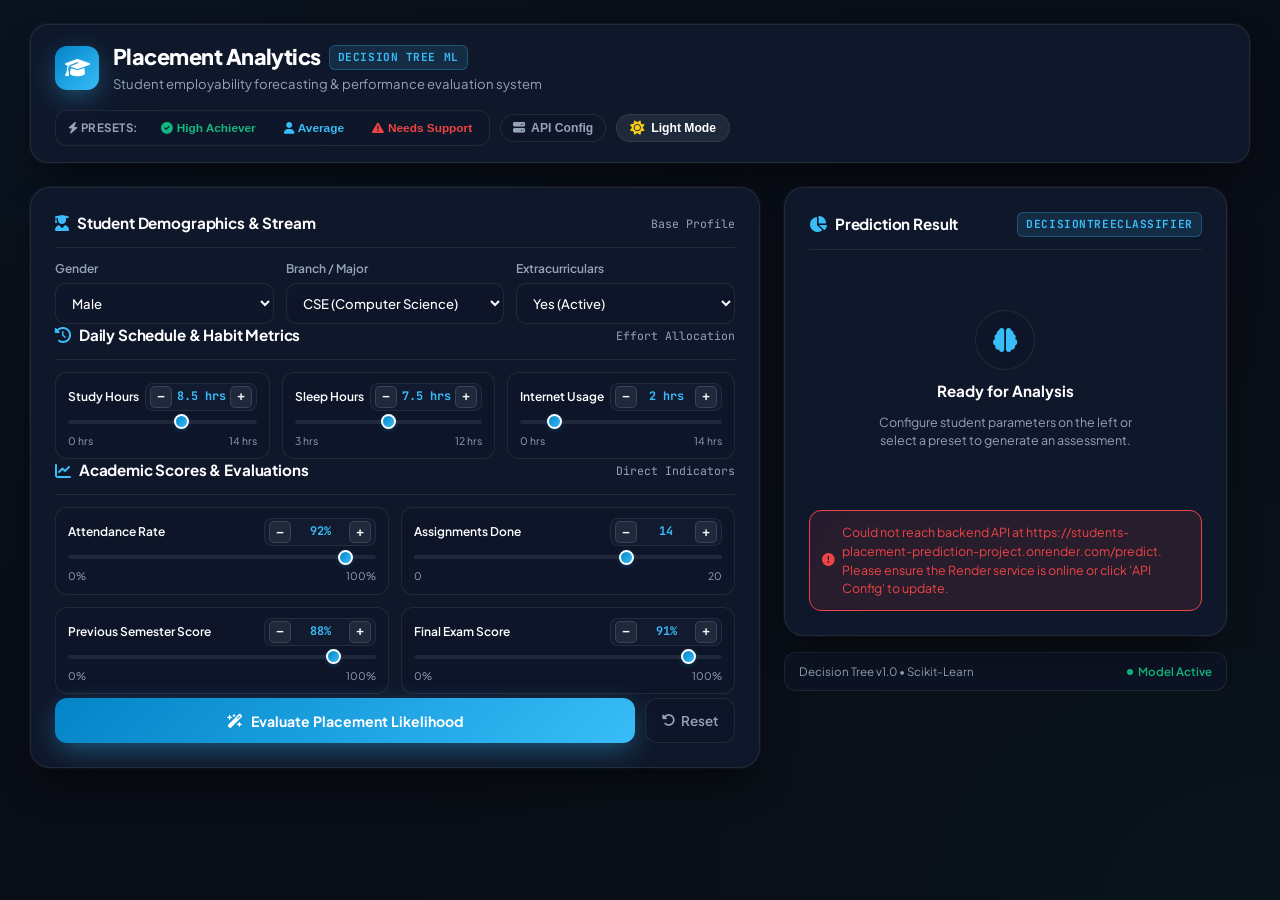
<file: frontend/index.html>
<!DOCTYPE html>
<html lang="en" data-theme="dark">
<head>
  <meta charset="UTF-8" />
  <meta name="viewport" content="width=device-width, initial-scale=1.0" />
  <title>Student Placement Predictor | Enterprise Decision Tree</title>
  
  <!-- Google Fonts: Plus Jakarta Sans & JetBrains Mono -->
  <link rel="preconnect" href="https://fonts.googleapis.com">
  <link rel="preconnect" href="https://fonts.gstatic.com" crossorigin>
  <link href="https://fonts.googleapis.com/css2?family=JetBrains+Mono:wght@500;700&family=Plus+Jakarta+Sans:wght@400;500;600;700;800&display=swap" rel="stylesheet">
  
  <!-- FontAwesome 6 Icons -->
  <link rel="stylesheet" href="https://cdnjs.cloudflare.com/ajax/libs/font-awesome/6.5.1/css/all.min.css" />
  
  <!-- Stylesheet -->
  <link rel="stylesheet" href="./style.css" />
</head>
<body>

  <div class="app-wrapper">
    
    <!-- Top Header Navigation -->
    <header class="navbar">
      <div class="brand-wrapper">
        <div class="brand-badge-icon">
          <i class="fa-solid fa-graduation-cap"></i>
        </div>
        <div class="brand-details">
          <h1>
            Placement Analytics
            <span class="model-pill">Decision Tree ML</span>
          </h1>
          <p>Student employability forecasting & performance evaluation system</p>
        </div>
      </div>

      <div class="navbar-controls">
        <!-- Preset Profiles Strip -->
        <div class="preset-strip">
          <span class="preset-title"><i class="fa-solid fa-bolt"></i> Presets:</span>
          <button type="button" onclick="loadPreset('star')" class="preset-chip star">
            <i class="fa-solid fa-circle-check"></i> High Achiever
          </button>
          <button type="button" onclick="loadPreset('average')" class="preset-chip avg">
            <i class="fa-solid fa-user"></i> Average
          </button>
          <button type="button" onclick="loadPreset('risk')" class="preset-chip risk">
            <i class="fa-solid fa-triangle-exclamation"></i> Needs Support
          </button>
        </div>

        <!-- API Config Button -->
        <button type="button" id="apiConfigBtn" class="api-config-btn" title="Configure Backend API URL">
          <i class="fa-solid fa-server"></i>
          <span>API Config</span>
        </button>

        <!-- Light / Dark Mode Toggle Button -->
        <button type="button" id="themeToggleBtn" class="theme-switch-btn" aria-label="Toggle Theme">
          <i class="fa-solid fa-sun"></i>
          <span>Light Mode</span>
        </button>
      </div>
    </header>

    <!-- Main Dashboard Grid -->
    <main class="dashboard-grid">
      
      <!-- Left Panel: Input Configuration -->
      <section class="card-panel">
        <form id="predictionForm">
          
          <!-- Section 1: Demographics & Branch -->
          <div class="form-fieldset">
            <div class="card-header-bar">
              <div class="panel-title">
                <i class="fa-solid fa-user-graduate"></i>
                <span>Student Demographics & Stream</span>
              </div>
              <span class="panel-subtitle">Base Profile</span>
            </div>

            <div class="form-row-3">
              <!-- Gender -->
              <div class="field-group">
                <label for="gender" class="field-label">Gender</label>
                <select id="gender" name="gender" class="custom-select" required>
                  <option value="Male">Male</option>
                  <option value="Female">Female</option>
                </select>
              </div>

              <!-- Branch -->
              <div class="field-group">
                <label for="branch" class="field-label">Branch / Major</label>
                <select id="branch" name="branch" class="custom-select" required>
                  <option value="CSE">CSE (Computer Science)</option>
                  <option value="IT">IT (Information Tech)</option>
                  <option value="ECE">ECE (Electronics)</option>
                  <option value="MECHANICAL">Mechanical (ME)</option>
                  <option value="CIVIL">Civil (CE)</option>
                  <option value="COMMERCE">Commerce</option>
                </select>
              </div>

              <!-- Extracurricular Activities -->
              <div class="field-group">
                <label for="extracurricular" class="field-label">Extracurriculars</label>
                <select id="extracurricular" name="extracurricular" class="custom-select" required>
                  <option value="Yes">Yes (Active)</option>
                  <option value="No">No</option>
                </select>
              </div>
            </div>
          </div>

          <!-- Section 2: Study Habits & Routine -->
          <div class="form-fieldset">
            <div class="card-header-bar">
              <div class="panel-title">
                <i class="fa-solid fa-clock-rotate-left"></i>
                <span>Daily Schedule & Habit Metrics</span>
              </div>
              <span class="panel-subtitle">Effort Allocation</span>
            </div>

            <div class="form-row-3">
              <!-- Study Hours -->
              <div class="stepper-card">
                <div class="stepper-header">
                  <span class="stepper-label">Study Hours</span>
                  <div class="stepper-controls">
                    <button type="button" class="stepper-action-btn" onclick="stepValue('study_hours', -0.5)" title="Decrease Study Hours" aria-label="Decrease Study Hours">−</button>
                    <span id="study_hours_badge" class="stepper-numeric-badge">8.5 hrs</span>
                    <button type="button" class="stepper-action-btn" onclick="stepValue('study_hours', 0.5)" title="Increase Study Hours" aria-label="Increase Study Hours">+</button>
                  </div>
                </div>
                <input type="range" id="study_hours" min="0" max="14" step="0.5" value="8.5" />
                <div class="range-minmax">
                  <span>0 hrs</span>
                  <span>14 hrs</span>
                </div>
              </div>

              <!-- Sleep Hours -->
              <div class="stepper-card">
                <div class="stepper-header">
                  <span class="stepper-label">Sleep Hours</span>
                  <div class="stepper-controls">
                    <button type="button" class="stepper-action-btn" onclick="stepValue('sleep_hours', -0.5)" title="Decrease Sleep Hours" aria-label="Decrease Sleep Hours">−</button>
                    <span id="sleep_hours_badge" class="stepper-numeric-badge">7.5 hrs</span>
                    <button type="button" class="stepper-action-btn" onclick="stepValue('sleep_hours', 0.5)" title="Increase Sleep Hours" aria-label="Increase Sleep Hours">+</button>
                  </div>
                </div>
                <input type="range" id="sleep_hours" min="3" max="12" step="0.5" value="7.5" />
                <div class="range-minmax">
                  <span>3 hrs</span>
                  <span>12 hrs</span>
                </div>
              </div>

              <!-- Internet Usage -->
              <div class="stepper-card">
                <div class="stepper-header">
                  <span class="stepper-label">Internet Usage</span>
                  <div class="stepper-controls">
                    <button type="button" class="stepper-action-btn" onclick="stepValue('internet_usage', -0.5)" title="Decrease Internet Usage" aria-label="Decrease Internet Usage">−</button>
                    <span id="internet_usage_badge" class="stepper-numeric-badge">2.0 hrs</span>
                    <button type="button" class="stepper-action-btn" onclick="stepValue('internet_usage', 0.5)" title="Increase Internet Usage" aria-label="Increase Internet Usage">+</button>
                  </div>
                </div>
                <input type="range" id="internet_usage" min="0" max="14" step="0.5" value="2.0" />
                <div class="range-minmax">
                  <span>0 hrs</span>
                  <span>14 hrs</span>
                </div>
              </div>
            </div>
          </div>

          <!-- Section 3: Academic Performance -->
          <div class="form-fieldset">
            <div class="card-header-bar">
              <div class="panel-title">
                <i class="fa-solid fa-chart-line"></i>
                <span>Academic Scores & Evaluations</span>
              </div>
              <span class="panel-subtitle">Direct Indicators</span>
            </div>

            <div class="form-row-2">
              <!-- Attendance -->
              <div class="stepper-card">
                <div class="stepper-header">
                  <span class="stepper-label">Attendance Rate</span>
                  <div class="stepper-controls">
                    <button type="button" class="stepper-action-btn" onclick="stepValue('attendance', -1)" title="Decrease Attendance" aria-label="Decrease Attendance">−</button>
                    <span id="attendance_badge" class="stepper-numeric-badge">92%</span>
                    <button type="button" class="stepper-action-btn" onclick="stepValue('attendance', 1)" title="Increase Attendance" aria-label="Increase Attendance">+</button>
                  </div>
                </div>
                <input type="range" id="attendance" min="0" max="100" step="1" value="92" />
                <div class="range-minmax">
                  <span>0%</span>
                  <span>100%</span>
                </div>
              </div>

              <!-- Assignments Completed -->
              <div class="stepper-card">
                <div class="stepper-header">
                  <span class="stepper-label">Assignments Done</span>
                  <div class="stepper-controls">
                    <button type="button" class="stepper-action-btn" onclick="stepValue('assignments_completed', -1)" title="Decrease Assignments" aria-label="Decrease Assignments">−</button>
                    <span id="assignments_completed_badge" class="stepper-numeric-badge">14</span>
                    <button type="button" class="stepper-action-btn" onclick="stepValue('assignments_completed', 1)" title="Increase Assignments" aria-label="Increase Assignments">+</button>
                  </div>
                </div>
                <input type="range" id="assignments_completed" min="0" max="20" step="1" value="14" />
                <div class="range-minmax">
                  <span>0</span>
                  <span>20</span>
                </div>
              </div>

              <!-- Previous Score -->
              <div class="stepper-card">
                <div class="stepper-header">
                  <span class="stepper-label">Previous Semester Score</span>
                  <div class="stepper-controls">
                    <button type="button" class="stepper-action-btn" onclick="stepValue('previous_score', -1)" title="Decrease Previous Score" aria-label="Decrease Previous Score">−</button>
                    <span id="previous_score_badge" class="stepper-numeric-badge">88%</span>
                    <button type="button" class="stepper-action-btn" onclick="stepValue('previous_score', 1)" title="Increase Previous Score" aria-label="Increase Previous Score">+</button>
                  </div>
                </div>
                <input type="range" id="previous_score" min="0" max="100" step="0.5" value="88" />
                <div class="range-minmax">
                  <span>0%</span>
                  <span>100%</span>
                </div>
              </div>

              <!-- Final Exam Score -->
              <div class="stepper-card">
                <div class="stepper-header">
                  <span class="stepper-label">Final Exam Score</span>
                  <div class="stepper-controls">
                    <button type="button" class="stepper-action-btn" onclick="stepValue('exam_score', -1)" title="Decrease Final Score" aria-label="Decrease Final Score">−</button>
                    <span id="exam_score_badge" class="stepper-numeric-badge">91%</span>
                    <button type="button" class="stepper-action-btn" onclick="stepValue('exam_score', 1)" title="Increase Final Score" aria-label="Increase Final Score">+</button>
                  </div>
                </div>
                <input type="range" id="exam_score" min="0" max="100" step="0.5" value="91" />
                <div class="range-minmax">
                  <span>0%</span>
                  <span>100%</span>
                </div>
              </div>
            </div>
          </div>

          <!-- Action Buttons -->
          <div class="action-strip">
            <button type="submit" id="submitBtn" class="btn-accent-cta">
              <i class="fa-solid fa-wand-magic-sparkles"></i>
              <span>Evaluate Placement Likelihood</span>
            </button>
            <button type="button" onclick="resetForm()" class="btn-neutral-reset">
              <i class="fa-solid fa-rotate-left"></i>
              <span>Reset</span>
            </button>
          </div>

        </form>
      </section>

      <!-- Right Panel: Prediction Results & Insights -->
      <section class="result-column">
        
        <div class="card-panel">
          <!-- Card Header -->
          <div class="card-header-bar">
            <div class="panel-title">
              <i class="fa-solid fa-chart-pie"></i>
              <span>Prediction Result</span>
            </div>
            <span class="model-pill">DecisionTreeClassifier</span>
          </div>

          <!-- State 1: Placeholder -->
          <div id="emptyState" class="state-placeholder hidden">
            <div class="placeholder-icon">
              <i class="fa-solid fa-brain"></i>
            </div>
            <h3>Ready for Analysis</h3>
            <p>Configure student parameters on the left or select a preset to generate an assessment.</p>
          </div>

          <!-- State 2: Evaluating Loader -->
          <div id="loadingState" class="state-evaluating hidden">
            <div class="loader-ring"></div>
            <p>Evaluating feature thresholds...</p>
          </div>

          <!-- State 3: Active Result Display -->
          <div id="resultDisplay" class="outcome-wrapper">
            
            <!-- Result Banner (Placed / Not Placed) -->
            <div id="outcomeBanner" class="outcome-status-card placed">
              <div id="outcomeIcon" class="outcome-icon-circle">
                <i class="fa-solid fa-check"></i>
              </div>
              <span id="outcomePill" class="outcome-subtext">High Potential Forecast</span>
              <h2 id="outcomeTitle" class="outcome-heading">Placed</h2>
              <p id="outcomeDesc" class="outcome-summary">
                Student metrics meet required placement benchmarks with consistent habits.
              </p>
            </div>

            <!-- Probability Meter -->
            <div class="probability-meter-card">
              <div class="meter-header">
                <span>Placement Likelihood</span>
                <span id="probabilityValue" class="meter-percentage">92.5%</span>
              </div>
              <div class="meter-track">
                <div id="probabilityFill" class="meter-bar placed" style="width: 92.5%;"></div>
              </div>
            </div>

            <!-- Actionable Feedback Insights -->
            <div class="insights-card">
              <div class="insights-title">
                <i class="fa-solid fa-lightbulb"></i>
                <span>Key Feedback & Action Items</span>
              </div>
              <ul id="insightsList" class="insights-items">
                <!-- Injected via JavaScript -->
              </ul>
            </div>

          </div>

          <!-- Error Alert Banner -->
          <div id="errorBanner" class="alert-error hidden">
            <i class="fa-solid fa-circle-exclamation"></i>
            <span id="errorMessage">Unable to communicate with the prediction model.</span>
          </div>

        </div>

        <!-- System Status Bar -->
        <div class="system-meta-bar">
          <span>Decision Tree v1.0 &bull; Scikit-Learn</span>
          <div class="live-indicator">
            <span class="pulse-dot"></span>
            <span>Model Active</span>
          </div>
        </div>

      </section>

    </main>

  </div>

  <!-- JavaScript Controller -->
  <script src="./script.js"></script>
</body>
</html>
</file>
<file: frontend/style.css>
/* ==========================================================================
   Student Placement Prediction - Standalone Vercel Frontend Stylesheet
   UI Architecture: 60-30-10 Color Harmony Rule
   60% Neutral Canvas | 30% Structural Slate | 10% Vibrant Electric Accent
   ========================================================================== */

/* ---------------- CSS Variables & Theme Definitions ---------------- */
:root {
  --bg-60-base: #f8fafc;
  --bg-60-subtle: #f1f5f9;
  --card-60-surface: #ffffff;
  --card-60-glass: rgba(255, 255, 255, 0.9);
  
  --struct-30-text-title: #0f172a;
  --struct-30-text-body: #334155;
  --struct-30-text-muted: #64748b;
  --struct-30-border: #e2e8f0;
  --struct-30-border-subtle: #f1f5f9;
  --struct-30-field-bg: #f8fafc;
  --struct-30-card-shadow: 0 10px 30px -10px rgba(15, 23, 42, 0.08), 0 4px 6px -2px rgba(15, 23, 42, 0.02);
  --struct-30-btn-bg: #ffffff;
  --struct-30-btn-border: #cbd5e1;
  --struct-30-btn-text: #1e293b;
  
  --accent-10-primary: #0284c7;
  --accent-10-primary-hover: #0369a1;
  --accent-10-gradient: linear-gradient(135deg, #0284c7 0%, #0ea5e9 100%);
  --accent-10-glow: 0 8px 24px -4px rgba(2, 132, 199, 0.35);
  --accent-10-badge-bg: rgba(2, 132, 199, 0.08);
  --accent-10-badge-border: rgba(2, 132, 199, 0.2);
  --accent-10-badge-text: #0284c7;
  --accent-10-focus-ring: 0 0 0 3px rgba(14, 165, 233, 0.2);

  --status-placed-bg: rgba(16, 185, 129, 0.08);
  --status-placed-border: #10b981;
  --status-placed-text: #065f46;
  --status-placed-badge: #10b981;

  --status-risk-bg: rgba(239, 68, 68, 0.08);
  --status-risk-border: #ef4444;
  --status-risk-text: #991b1b;
  --status-risk-badge: #ef4444;

  --toggle-bg: #e2e8f0;
  --toggle-icon: #f59e0b;
}

[data-theme="dark"] {
  --bg-60-base: #090d16;
  --bg-60-subtle: #0e1626;
  --card-60-surface: #111a2e;
  --card-60-glass: rgba(17, 26, 46, 0.85);
  
  --struct-30-text-title: #ffffff;
  --struct-30-text-body: #e2e8f0;
  --struct-30-text-muted: #94a3b8;
  --struct-30-border: rgba(255, 255, 255, 0.08);
  --struct-30-border-subtle: rgba(255, 255, 255, 0.04);
  --struct-30-field-bg: rgba(15, 23, 42, 0.6);
  --struct-30-card-shadow: 0 20px 40px -15px rgba(0, 0, 0, 0.7), 0 0 1px 1px rgba(255, 255, 255, 0.05);
  --struct-30-btn-bg: #1e293b;
  --struct-30-btn-border: rgba(255, 255, 255, 0.12);
  --struct-30-btn-text: #f8fafc;
  
  --accent-10-primary: #38bdf8;
  --accent-10-primary-hover: #0ea5e9;
  --accent-10-gradient: linear-gradient(135deg, #0284c7 0%, #38bdf8 100%);
  --accent-10-glow: 0 8px 28px -4px rgba(56, 189, 248, 0.45);
  --accent-10-badge-bg: rgba(56, 189, 248, 0.12);
  --accent-10-badge-border: rgba(56, 189, 248, 0.28);
  --accent-10-badge-text: #38bdf8;
  --accent-10-focus-ring: 0 0 0 3px rgba(56, 189, 248, 0.25);

  --status-placed-bg: rgba(16, 185, 129, 0.15);
  --status-placed-border: #34d399;
  --status-placed-text: #6ee7b7;
  --status-placed-badge: #10b981;

  --status-risk-bg: rgba(239, 68, 68, 0.15);
  --status-risk-border: #f87171;
  --status-risk-text: #fca5a5;
  --status-risk-badge: #ef4444;

  --toggle-bg: #1e293b;
  --toggle-icon: #facc15;
}

* {
  box-sizing: border-box;
  margin: 0;
  padding: 0;
  transition: background-color 0.25s ease, border-color 0.25s ease, color 0.25s ease, box-shadow 0.25s ease;
}

body {
  font-family: 'Plus Jakarta Sans', -apple-system, BlinkMacSystemFont, 'Segoe UI', Roboto, sans-serif;
  background-color: var(--bg-60-base);
  background-image: 
    radial-gradient(at 0% 0%, rgba(2, 132, 199, 0.05) 0px, transparent 50%),
    radial-gradient(at 100% 100%, rgba(16, 185, 129, 0.04) 0px, transparent 50%);
  background-attachment: fixed;
  color: var(--struct-30-text-body);
  min-height: 100vh;
  line-height: 1.5;
  padding: 24px 16px;
  display: flex;
  justify-content: center;
}

.app-wrapper {
  width: 100%;
  max-width: 1220px;
  display: flex;
  flex-direction: column;
  gap: 24px;
}

.navbar {
  background: var(--card-60-glass);
  backdrop-filter: blur(16px);
  -webkit-backdrop-filter: blur(16px);
  border: 1px solid var(--struct-30-border);
  border-radius: 18px;
  padding: 16px 24px;
  display: flex;
  justify-content: space-between;
  align-items: center;
  box-shadow: var(--struct-30-card-shadow);
  flex-wrap: wrap;
  gap: 16px;
}

.brand-wrapper {
  display: flex;
  align-items: center;
  gap: 14px;
}

.brand-badge-icon {
  width: 44px;
  height: 44px;
  border-radius: 12px;
  background: var(--accent-10-gradient);
  display: flex;
  align-items: center;
  justify-content: center;
  color: #ffffff;
  font-size: 20px;
  box-shadow: var(--accent-10-glow);
  flex-shrink: 0;
}

.brand-details h1 {
  font-size: 1.35rem;
  font-weight: 800;
  color: var(--struct-30-text-title);
  letter-spacing: -0.025em;
  display: flex;
  align-items: center;
  gap: 8px;
  flex-wrap: wrap;
}

.model-pill {
  font-size: 0.7rem;
  font-weight: 700;
  text-transform: uppercase;
  letter-spacing: 0.05em;
  padding: 3px 8px;
  border-radius: 6px;
  background: var(--accent-10-badge-bg);
  color: var(--accent-10-badge-text);
  border: 1px solid var(--accent-10-badge-border);
  font-family: 'JetBrains Mono', monospace;
}

.brand-details p {
  font-size: 0.82rem;
  color: var(--struct-30-text-muted);
  margin-top: 1px;
}

.navbar-controls {
  display: flex;
  align-items: center;
  gap: 10px;
  flex-wrap: wrap;
}

.preset-strip {
  display: flex;
  align-items: center;
  gap: 6px;
  background: var(--struct-30-field-bg);
  border: 1px solid var(--struct-30-border);
  padding: 4px 6px;
  border-radius: 12px;
}

.preset-title {
  font-size: 0.72rem;
  font-weight: 700;
  color: var(--struct-30-text-muted);
  padding: 0 6px;
  text-transform: uppercase;
  letter-spacing: 0.04em;
}

.preset-chip {
  background: transparent;
  border: 1px solid transparent;
  padding: 5px 10px;
  border-radius: 8px;
  font-size: 0.74rem;
  font-weight: 600;
  cursor: pointer;
  color: var(--struct-30-text-body);
  transition: all 0.2s ease;
  display: flex;
  align-items: center;
  gap: 4px;
}

.preset-chip:hover {
  background: var(--card-60-surface);
  border-color: var(--struct-30-border);
  color: var(--struct-30-text-title);
  transform: translateY(-1px);
}

.preset-chip.star { color: #10b981; }
.preset-chip.avg { color: var(--accent-10-primary); }
.preset-chip.risk { color: #ef4444; }

.api-config-btn {
  background: var(--struct-30-field-bg);
  border: 1px solid var(--struct-30-border);
  border-radius: 20px;
  padding: 6px 12px;
  display: flex;
  align-items: center;
  gap: 6px;
  cursor: pointer;
  font-size: 0.76rem;
  font-weight: 600;
  color: var(--struct-30-text-muted);
  transition: all 0.2s ease;
}

.api-config-btn:hover {
  color: var(--accent-10-primary);
  border-color: var(--accent-10-badge-border);
}

.theme-switch-btn {
  background: var(--toggle-bg);
  border: 1px solid var(--struct-30-border);
  border-radius: 20px;
  padding: 6px 13px;
  display: flex;
  align-items: center;
  gap: 7px;
  cursor: pointer;
  font-size: 0.76rem;
  font-weight: 700;
  color: var(--struct-30-text-title);
  transition: all 0.2s ease;
}

.theme-switch-btn:hover {
  transform: translateY(-1px);
}

.theme-switch-btn i {
  color: var(--toggle-icon);
  font-size: 0.9rem;
}

.dashboard-grid {
  display: grid;
  grid-template-columns: 1.3fr 0.95fr;
  gap: 24px;
}

@media (max-width: 980px) {
  .dashboard-grid {
    grid-template-columns: 1fr;
  }
}

.card-panel {
  background: var(--card-60-glass);
  backdrop-filter: blur(16px);
  -webkit-backdrop-filter: blur(16px);
  border: 1px solid var(--struct-30-border);
  border-radius: 20px;
  padding: 24px;
  box-shadow: var(--struct-30-card-shadow);
  display: flex;
  flex-direction: column;
  gap: 20px;
}

.card-header-bar {
  display: flex;
  justify-content: space-between;
  align-items: center;
  border-bottom: 1px solid var(--struct-30-border);
  padding-bottom: 12px;
}

.panel-title {
  display: flex;
  align-items: center;
  gap: 8px;
  font-size: 0.95rem;
  font-weight: 700;
  color: var(--struct-30-text-title);
  letter-spacing: -0.01em;
}

.panel-title i {
  color: var(--accent-10-primary);
  font-size: 1rem;
}

.panel-subtitle {
  font-size: 0.72rem;
  font-family: 'JetBrains Mono', monospace;
  color: var(--struct-30-text-muted);
}

.form-fieldset {
  display: flex;
  flex-direction: column;
  gap: 12px;
}

.form-row-3 {
  display: grid;
  grid-template-columns: repeat(3, 1fr);
  gap: 12px;
}

.form-row-2 {
  display: grid;
  grid-template-columns: repeat(2, 1fr);
  gap: 12px;
}

@media (max-width: 640px) {
  .form-row-3, .form-row-2 {
    grid-template-columns: 1fr;
  }
}

.field-group {
  display: flex;
  flex-direction: column;
  gap: 5px;
}

.field-label {
  font-size: 0.75rem;
  font-weight: 600;
  color: var(--struct-30-text-muted);
}

.custom-select {
  background: var(--struct-30-field-bg);
  border: 1px solid var(--struct-30-border);
  color: var(--struct-30-text-title);
  padding: 10px 12px;
  border-radius: 10px;
  font-size: 0.82rem;
  font-family: inherit;
  font-weight: 500;
  cursor: pointer;
  width: 100%;
  transition: all 0.2s ease;
}

.custom-select:focus {
  border-color: var(--accent-10-primary);
  box-shadow: var(--accent-10-focus-ring);
  outline: none;
}

.stepper-card {
  background: var(--struct-30-field-bg);
  border: 1px solid var(--struct-30-border);
  padding: 10px 12px;
  border-radius: 12px;
  display: flex;
  flex-direction: column;
  gap: 6px;
  transition: border-color 0.2s ease;
}

.stepper-card:hover {
  border-color: var(--accent-10-badge-border);
}

.stepper-header {
  display: flex;
  justify-content: space-between;
  align-items: center;
  gap: 6px;
}

.stepper-label {
  font-size: 0.75rem;
  font-weight: 600;
  color: var(--struct-30-text-title);
  white-space: nowrap;
  overflow: hidden;
  text-overflow: ellipsis;
}

.stepper-controls {
  display: flex;
  align-items: center;
  gap: 3px;
  background: var(--card-60-surface);
  border: 1px solid var(--struct-30-border);
  padding: 2px 4px;
  border-radius: 8px;
}

.stepper-action-btn {
  width: 22px;
  height: 22px;
  border-radius: 5px;
  background: var(--struct-30-btn-bg);
  border: 1px solid var(--struct-30-btn-border);
  color: var(--struct-30-btn-text);
  font-size: 0.82rem;
  font-weight: 800;
  display: flex;
  align-items: center;
  justify-content: center;
  cursor: pointer;
  transition: all 0.15s ease;
  user-select: none;
}

.stepper-action-btn:hover {
  background: var(--accent-10-badge-bg);
  border-color: var(--accent-10-badge-border);
  color: var(--accent-10-primary);
}

.stepper-action-btn:active {
  transform: scale(0.92);
}

.stepper-numeric-badge {
  font-family: 'JetBrains Mono', monospace;
  font-size: 0.74rem;
  font-weight: 700;
  color: var(--accent-10-badge-text);
  min-width: 52px;
  text-align: center;
}

input[type="range"] {
  -webkit-appearance: none;
  appearance: none;
  width: 100%;
  height: 4px;
  border-radius: 4px;
  background: var(--struct-30-border);
  outline: none;
  cursor: pointer;
  margin: 3px 0;
}

input[type="range"]::-webkit-slider-thumb {
  -webkit-appearance: none;
  appearance: none;
  width: 15px;
  height: 15px;
  border-radius: 50%;
  background: var(--accent-10-gradient);
  cursor: pointer;
  box-shadow: 0 1px 4px rgba(2, 132, 199, 0.4);
  border: 2px solid #ffffff;
  transition: transform 0.15s ease;
}

input[type="range"]::-webkit-slider-thumb:hover {
  transform: scale(1.25);
}

.range-minmax {
  display: flex;
  justify-content: space-between;
  font-size: 0.65rem;
  color: var(--struct-30-text-muted);
}

.action-strip {
  display: flex;
  gap: 10px;
  padding-top: 4px;
}

.btn-accent-cta {
  flex: 1;
  background: var(--accent-10-gradient);
  color: #ffffff;
  border: none;
  border-radius: 12px;
  padding: 13px 20px;
  font-size: 0.88rem;
  font-weight: 700;
  font-family: inherit;
  display: flex;
  align-items: center;
  justify-content: center;
  gap: 8px;
  cursor: pointer;
  box-shadow: var(--accent-10-glow);
  transition: all 0.2s ease;
}

.btn-accent-cta:hover {
  transform: translateY(-1px);
  filter: brightness(1.08);
}

.btn-neutral-reset {
  background: var(--struct-30-field-bg);
  border: 1px solid var(--struct-30-border);
  color: var(--struct-30-text-muted);
  border-radius: 12px;
  padding: 13px 16px;
  font-size: 0.84rem;
  font-weight: 600;
  font-family: inherit;
  display: flex;
  align-items: center;
  justify-content: center;
  gap: 6px;
  cursor: pointer;
  transition: all 0.2s ease;
}

.btn-neutral-reset:hover {
  background: var(--card-60-surface);
  color: var(--struct-30-text-title);
  border-color: var(--struct-30-btn-border);
}

.result-column {
  display: flex;
  flex-direction: column;
  gap: 16px;
}

.state-placeholder {
  padding: 40px 16px;
  text-align: center;
  display: flex;
  flex-direction: column;
  align-items: center;
  gap: 10px;
}

.placeholder-icon {
  width: 60px;
  height: 60px;
  border-radius: 50%;
  background: var(--struct-30-field-bg);
  border: 1px solid var(--struct-30-border);
  display: flex;
  align-items: center;
  justify-content: center;
  color: var(--accent-10-primary);
  font-size: 24px;
}

.state-placeholder h3 {
  font-size: 0.95rem;
  font-weight: 700;
  color: var(--struct-30-text-title);
}

.state-placeholder p {
  font-size: 0.78rem;
  color: var(--struct-30-text-muted);
  max-width: 260px;
}

.state-evaluating {
  padding: 48px 16px;
  text-align: center;
  display: flex;
  flex-direction: column;
  align-items: center;
  gap: 12px;
}

.loader-ring {
  width: 40px;
  height: 40px;
  border: 3px solid var(--struct-30-border);
  border-top-color: var(--accent-10-primary);
  border-radius: 50%;
  animation: spinRing 0.8s linear infinite;
}

@keyframes spinRing {
  to { transform: rotate(360deg); }
}

.state-evaluating p {
  font-size: 0.84rem;
  font-weight: 600;
  color: var(--struct-30-text-title);
}

.outcome-wrapper {
  display: flex;
  flex-direction: column;
  gap: 16px;
  animation: outcomeReveal 0.35s cubic-bezier(0.16, 1, 0.3, 1);
}

@keyframes outcomeReveal {
  0% { opacity: 0; transform: translateY(6px); }
  100% { opacity: 1; transform: translateY(0); }
}

.outcome-status-card {
  border-radius: 16px;
  padding: 20px 16px;
  text-align: center;
  display: flex;
  flex-direction: column;
  align-items: center;
  gap: 6px;
  border: 1.5px solid;
}

.outcome-status-card.placed {
  background: var(--status-placed-bg);
  border-color: var(--status-placed-border);
  color: var(--status-placed-text);
}

.outcome-status-card.not-placed {
  background: var(--status-risk-bg);
  border-color: var(--status-risk-border);
  color: var(--status-risk-text);
}

.outcome-icon-circle {
  width: 50px;
  height: 50px;
  border-radius: 50%;
  display: flex;
  align-items: center;
  justify-content: center;
  font-size: 22px;
  margin-bottom: 2px;
}

.outcome-status-card.placed .outcome-icon-circle {
  background: var(--status-placed-badge);
  color: #ffffff;
  box-shadow: 0 4px 14px rgba(16, 185, 129, 0.3);
}

.outcome-status-card.not-placed .outcome-icon-circle {
  background: var(--status-risk-badge);
  color: #ffffff;
  box-shadow: 0 4px 14px rgba(239, 68, 68, 0.3);
}

.outcome-subtext {
  font-size: 0.7rem;
  font-weight: 700;
  text-transform: uppercase;
  letter-spacing: 0.06em;
  opacity: 0.85;
}

.outcome-heading {
  font-size: 1.55rem;
  font-weight: 800;
  letter-spacing: -0.02em;
}

.outcome-summary {
  font-size: 0.78rem;
  opacity: 0.9;
  max-width: 290px;
}

.probability-meter-card {
  background: var(--struct-30-field-bg);
  border: 1px solid var(--struct-30-border);
  border-radius: 12px;
  padding: 12px 14px;
  display: flex;
  flex-direction: column;
  gap: 6px;
}

.meter-header {
  display: flex;
  justify-content: space-between;
  align-items: center;
  font-size: 0.75rem;
  font-weight: 600;
  color: var(--struct-30-text-title);
}

.meter-percentage {
  font-family: 'JetBrains Mono', monospace;
  font-weight: 700;
  font-size: 0.84rem;
  color: var(--accent-10-primary);
}

.meter-track {
  width: 100%;
  height: 8px;
  background: var(--struct-30-border);
  border-radius: 8px;
  overflow: hidden;
}

.meter-bar {
  height: 100%;
  border-radius: 8px;
  transition: width 0.7s cubic-bezier(0.4, 0, 0.2, 1);
}

.meter-bar.placed {
  background: linear-gradient(90deg, #10b981 0%, #34d399 100%);
}

.meter-bar.not-placed {
  background: linear-gradient(90deg, #ef4444 0%, #f97316 100%);
}

.insights-card {
  background: var(--struct-30-field-bg);
  border: 1px solid var(--struct-30-border);
  border-radius: 12px;
  padding: 12px 14px;
  display: flex;
  flex-direction: column;
  gap: 8px;
}

.insights-title {
  font-size: 0.74rem;
  font-weight: 700;
  text-transform: uppercase;
  letter-spacing: 0.05em;
  color: var(--struct-30-text-title);
  display: flex;
  align-items: center;
  gap: 6px;
}

.insights-title i {
  color: #f59e0b;
}

.insights-items {
  list-style: none;
  display: flex;
  flex-direction: column;
  gap: 6px;
}

.insights-items li {
  font-size: 0.76rem;
  color: var(--struct-30-text-body);
  padding-left: 14px;
  position: relative;
  line-height: 1.4;
}

.insights-items li::before {
  content: "•";
  color: var(--accent-10-primary);
  font-weight: bold;
  font-size: 1rem;
  position: absolute;
  left: 2px;
  top: -2px;
}

.alert-error {
  background: rgba(239, 68, 68, 0.1);
  border: 1px solid #ef4444;
  color: #ef4444;
  border-radius: 12px;
  padding: 12px;
  font-size: 0.78rem;
  display: flex;
  align-items: center;
  gap: 8px;
}

.system-meta-bar {
  background: var(--struct-30-field-bg);
  border: 1px solid var(--struct-30-border);
  border-radius: 12px;
  padding: 10px 14px;
  display: flex;
  justify-content: space-between;
  align-items: center;
  font-size: 0.72rem;
  color: var(--struct-30-text-muted);
}

.live-indicator {
  display: flex;
  align-items: center;
  gap: 5px;
  color: #10b981;
  font-weight: 600;
}

.pulse-dot {
  width: 6px;
  height: 6px;
  background: #10b981;
  border-radius: 50%;
  animation: pulseDot 2s infinite;
}

@keyframes pulseDot {
  0%, 100% { opacity: 0.4; }
  50% { opacity: 1; transform: scale(1.2); }
}

.hidden {
  display: none !important;
}
</file>
